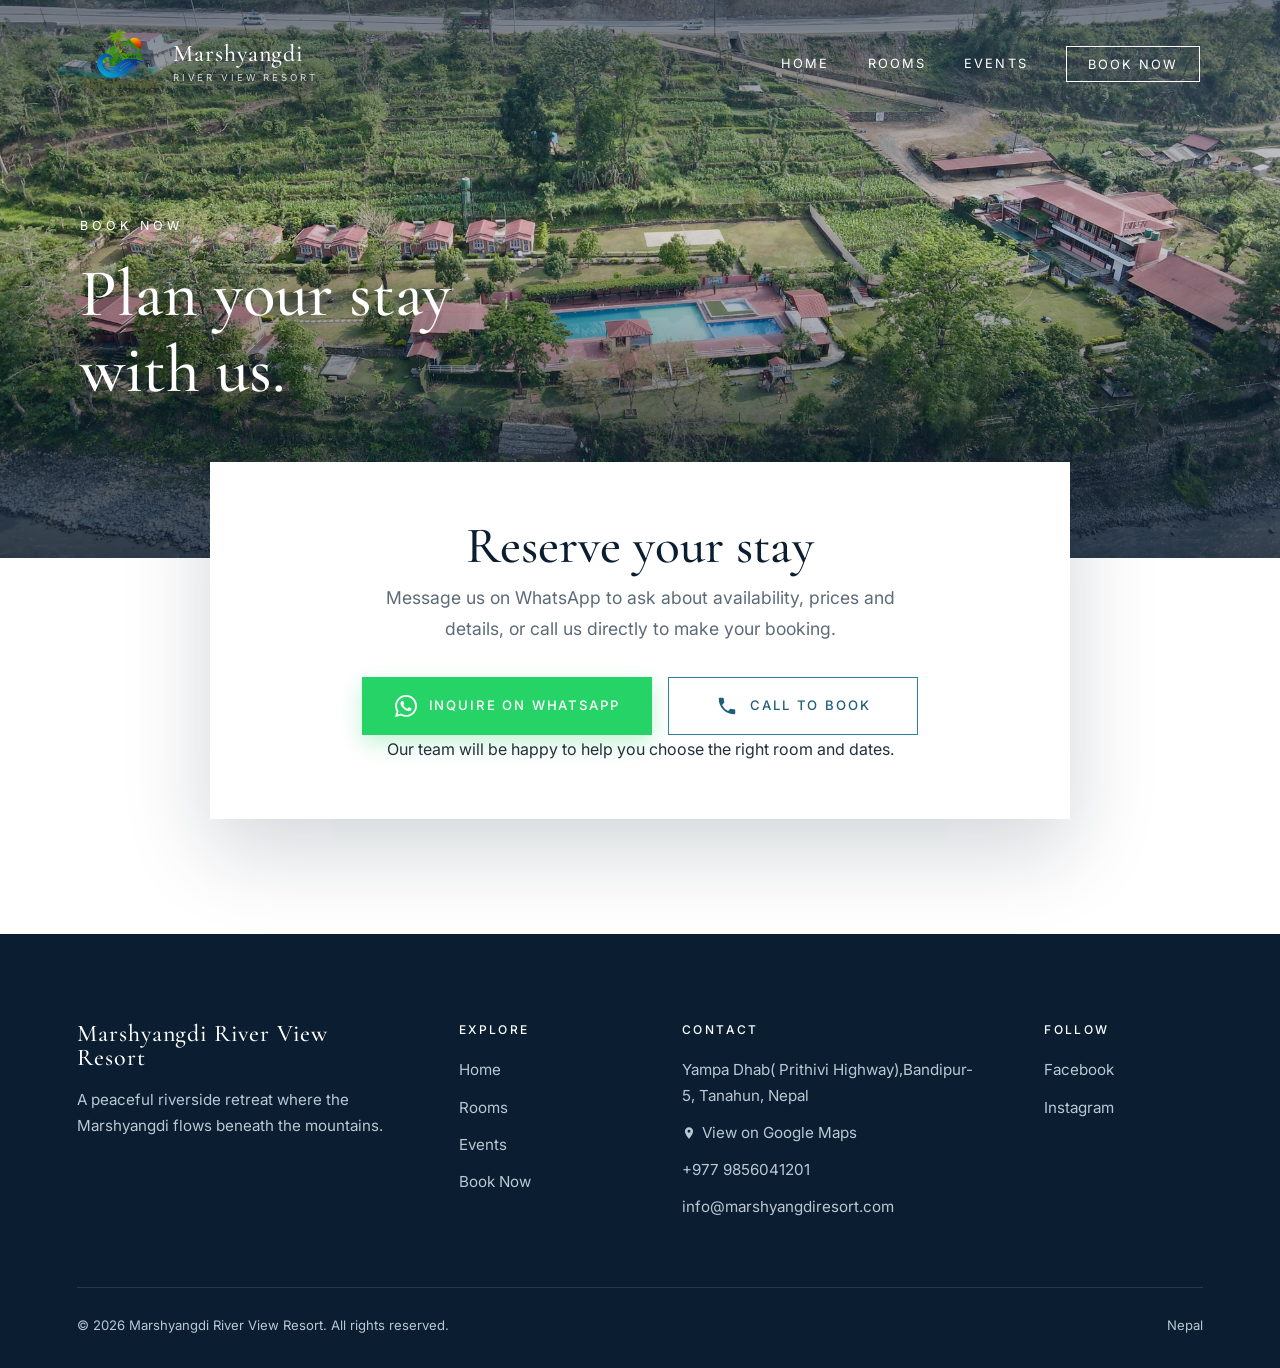
<file: book-now.html>
<!DOCTYPE html>
<html lang="en">
<head>
<meta charset="utf-8">
<meta name="viewport" content="width=device-width, initial-scale=1">
<title>Book Now | Marshyangdi River View Resort</title>
<meta name="description" content="Inquire on WhatsApp or call to book your stay at Marshyangdi River View Resort.">
<link rel="preconnect" href="https://fonts.googleapis.com"><link rel="preconnect" href="https://fonts.gstatic.com" crossorigin>
<link href="https://fonts.googleapis.com/css2?family=Cormorant+Garamond:wght@400;500;600&family=Inter:wght@400;500&display=swap" rel="stylesheet">
<link rel="stylesheet" href="css/style.css">
<script src="js/script.js" defer></script>
</head>
<body>
<div id="site-header"></div>
<main>
<section class="hero sm"><div class="slide active"><img src="Photos/riverview.jpg" alt="River view from the resort terrace" fetchpriority="high"></div>
  <div class="hero-in"><div class="wrap"><p class="kicker">Book Now</p><h1>Plan your stay with us.</h1></div></div></section>

<section class="sec" style="padding-top:0"><div class="wrap">
  <div class="formbox">
    <div class="contact-book">
      <h2 style="margin-bottom:.5rem">Reserve your stay</h2>
      <p class="lead" style="margin:0 auto 2rem">Message us on WhatsApp to ask about availability, prices and details, or call us directly to make your booking.</p>

      <div class="cb-actions">
        <!-- TODO: replace 97798XXXXXXXX with the resort's WhatsApp number (977 + number, digits only, no + or spaces) -->
        <a class="wa-btn" href="https://wa.me/9779856041201?text=Hello%21%20I%20am%20interested%20in%20staying%20at%20Marshyangdi%20River%20View%20Resort.%20Could%20you%20please%20share%20your%20room%20availability%2C%20prices%2C%20and%20booking%20details%3F" target="_blank" rel="noopener noreferrer" aria-label="Inquire on WhatsApp (opens in a new tab)">
          <svg viewBox="0 0 24 24" width="22" height="22" aria-hidden="true" fill="currentColor"><path d="M17.472 14.382c-.297-.149-1.758-.867-2.03-.967-.273-.099-.471-.148-.67.15-.197.297-.767.966-.94 1.164-.173.199-.347.223-.644.075-.297-.15-1.255-.463-2.39-1.475-.883-.788-1.48-1.761-1.653-2.059-.173-.297-.018-.458.13-.606.134-.133.298-.347.446-.52.149-.174.198-.298.298-.497.099-.198.05-.371-.025-.52-.075-.149-.669-1.612-.916-2.207-.242-.579-.487-.5-.669-.51-.173-.008-.371-.01-.57-.01-.198 0-.52.074-.792.372-.272.297-1.04 1.016-1.04 2.479 0 1.462 1.065 2.875 1.213 3.074.149.198 2.096 3.2 5.077 4.487.709.306 1.262.489 1.694.625.712.227 1.36.195 1.871.118.571-.085 1.758-.719 2.006-1.413.248-.694.248-1.289.173-1.413-.074-.124-.272-.198-.57-.347m-5.421 7.403h-.004a9.87 9.87 0 01-5.031-1.378l-.361-.214-3.741.982.998-3.648-.235-.374a9.86 9.86 0 01-1.51-5.26c.001-5.45 4.436-9.884 9.888-9.884 2.64 0 5.122 1.03 6.988 2.898a9.825 9.825 0 012.893 6.994c-.003 5.45-4.437 9.884-9.885 9.884m8.413-18.297A11.815 11.815 0 0012.05 0C5.495 0 .16 5.335.157 11.892c0 2.096.547 4.142 1.588 5.945L.057 24l6.305-1.654a11.882 11.882 0 005.683 1.448h.005c6.554 0 11.89-5.335 11.893-11.893a11.821 11.821 0 00-3.48-8.413Z"/></svg>
          <span>Inquire on WhatsApp</span>
        </a>

        <!-- TODO: replace +97798XXXXXXXX with the resort's real booking phone number -->
        <a class="call-btn" href="tel:+9779856041201">
          <svg viewBox="0 0 24 24" width="22" height="22" aria-hidden="true" fill="currentColor"><path d="M6.62 10.79a15.05 15.05 0 006.59 6.59l2.2-2.2a1 1 0 011.02-.24c1.12.37 2.33.57 3.57.57a1 1 0 011 1V20a1 1 0 01-1 1C10.61 21 3 13.39 3 4a1 1 0 011-1h3.5a1 1 0 011 1c0 1.25.2 2.45.57 3.57a1 1 0 01-.25 1.02l-2.2 2.2z"/></svg>
          <span>Call to Book</span>
        </a>
      </div>

      <p class="wa-note">Our team will be happy to help you choose the right room and dates.</p>
    </div>
  </div>
</div></section>
</main>
<div id="site-footer"></div>
</body>
</html>
</file>
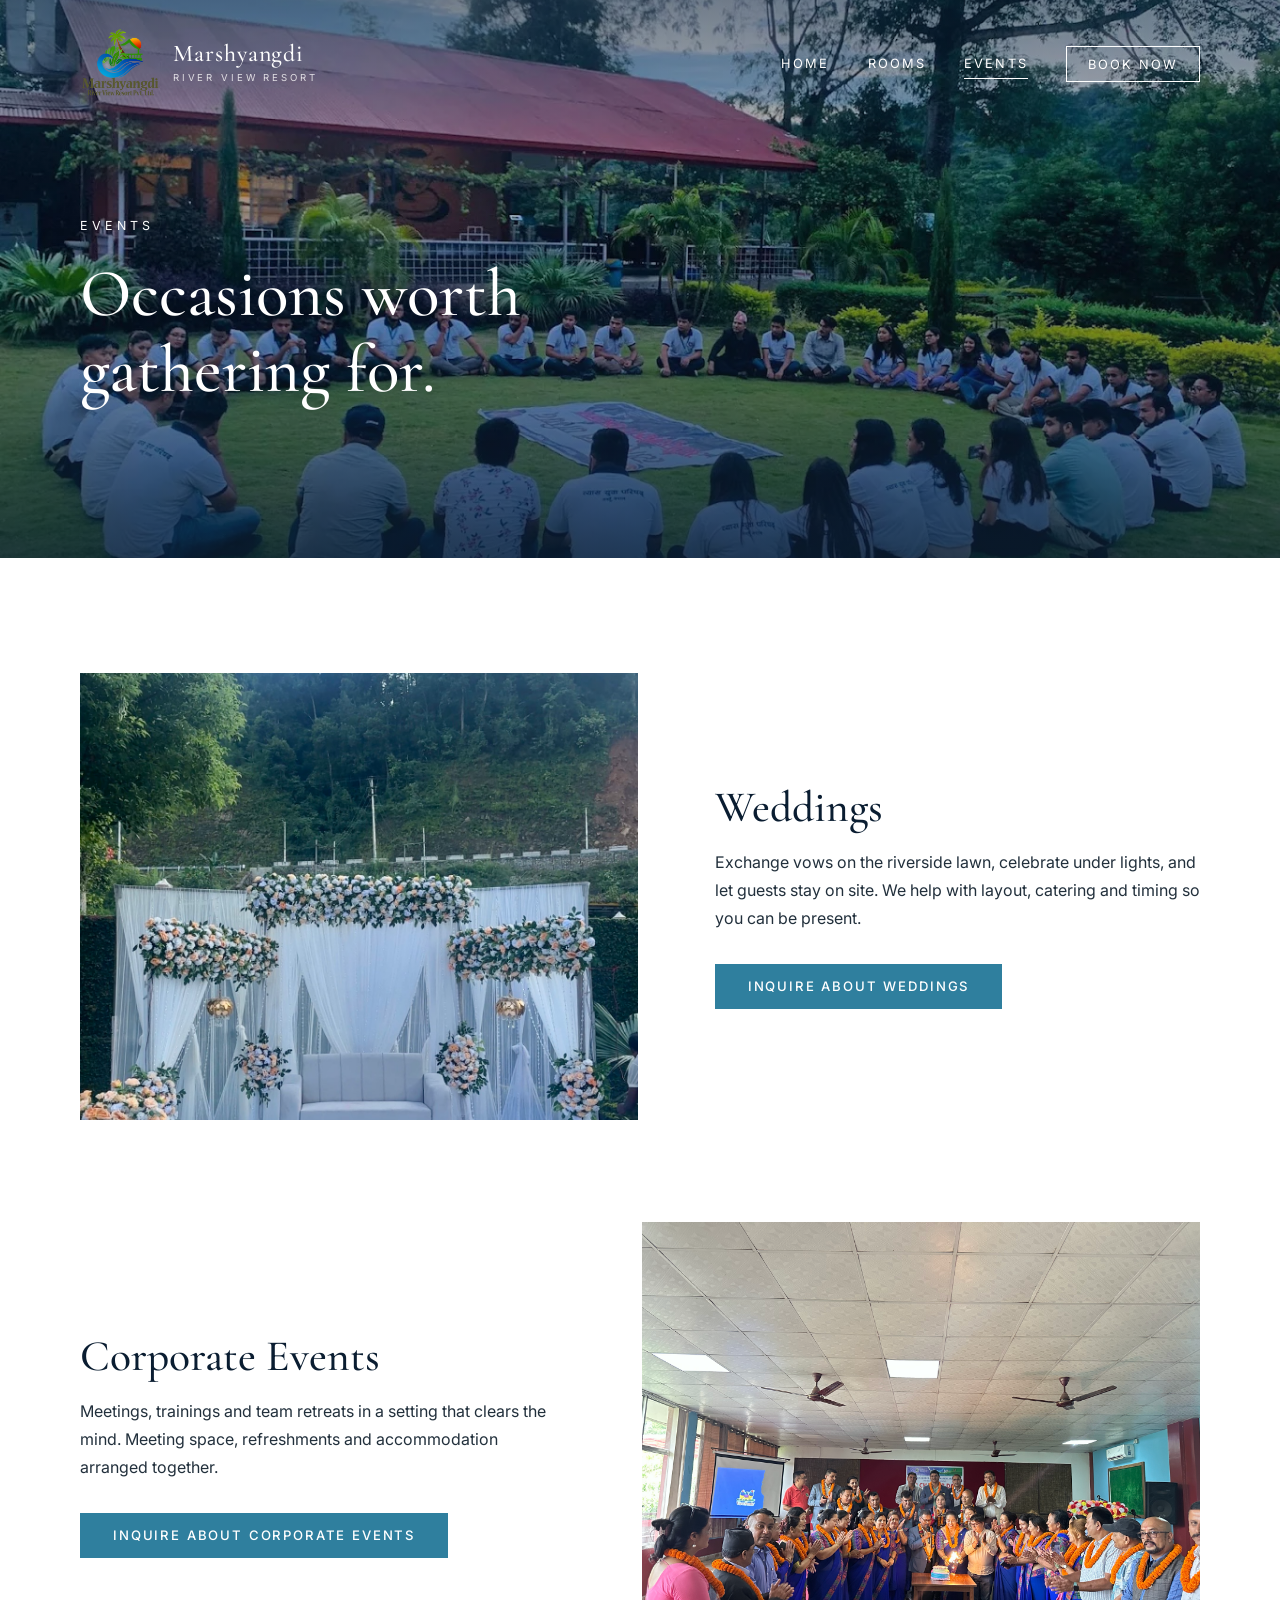
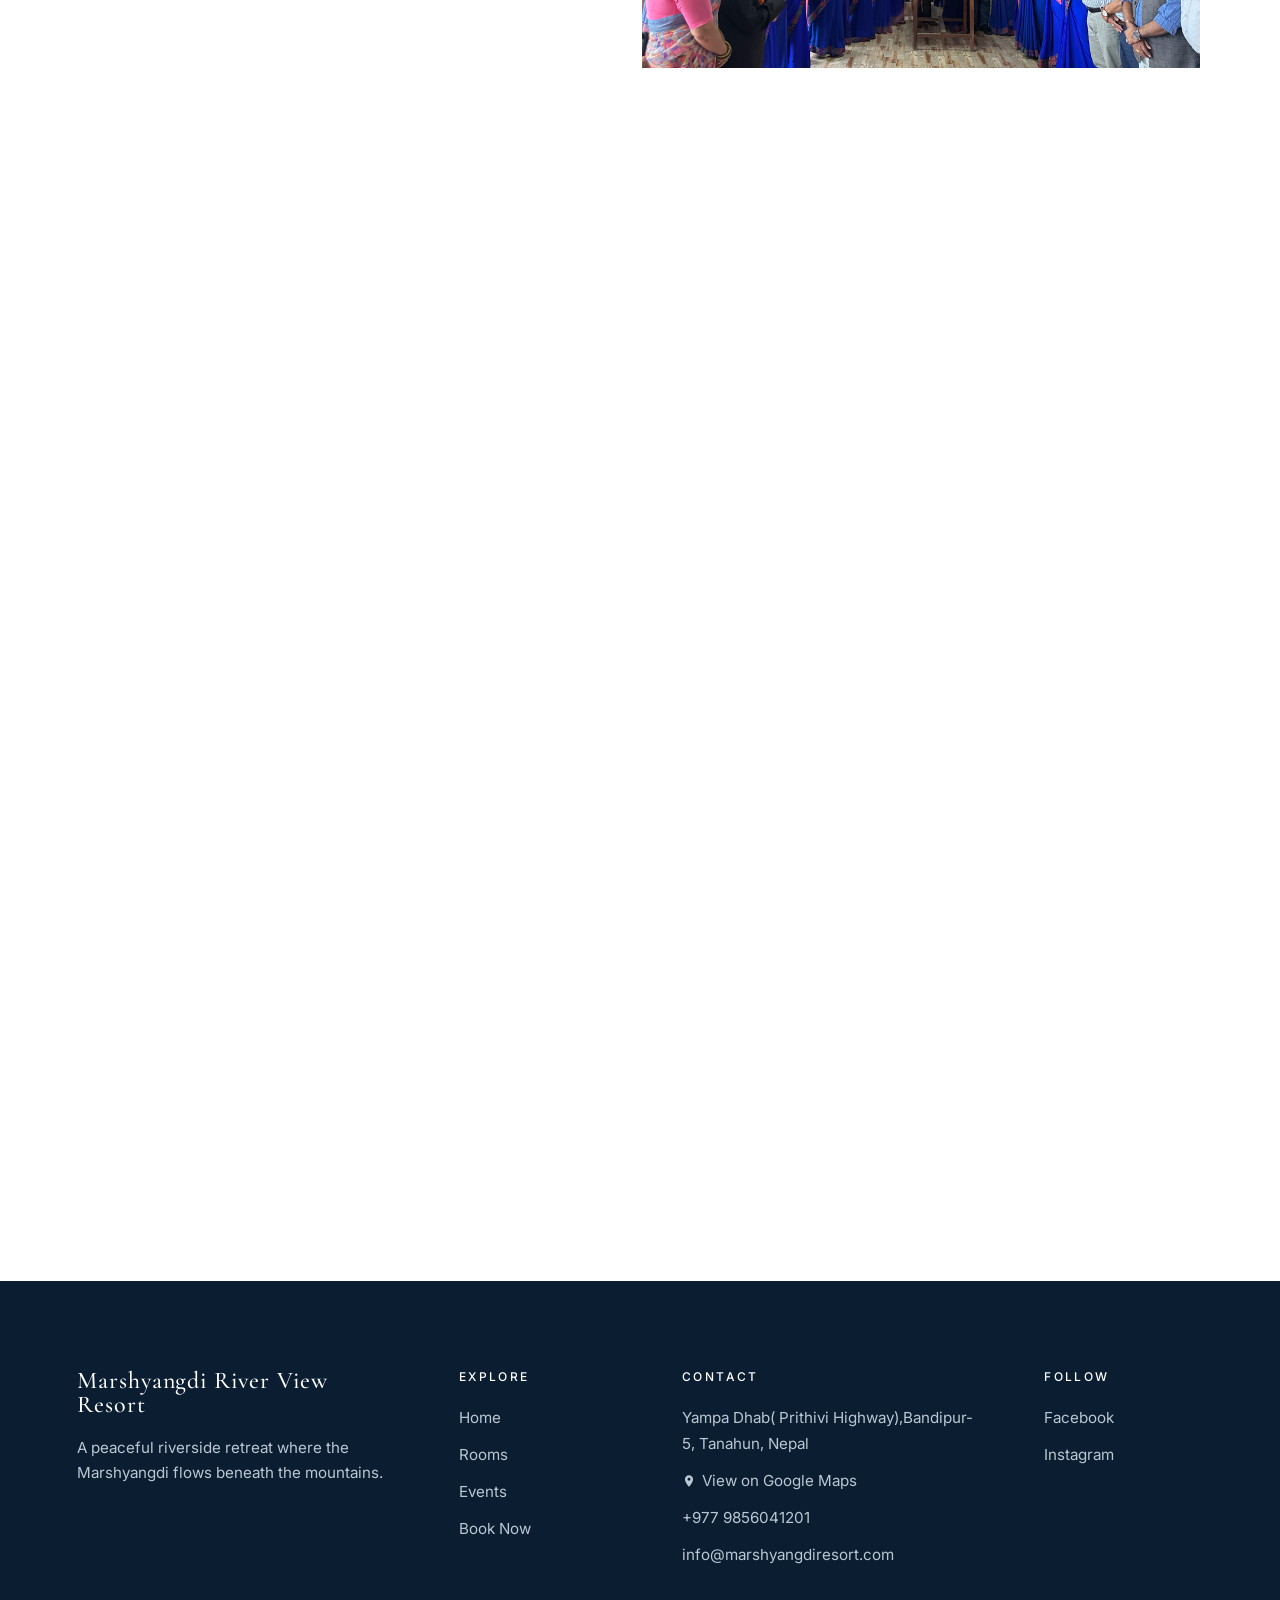
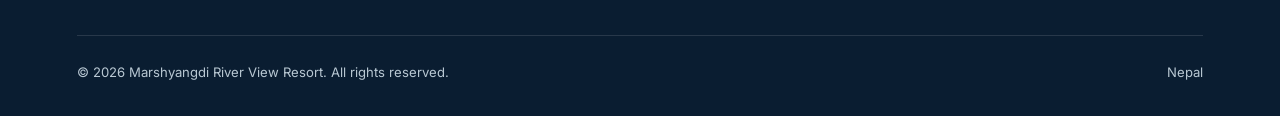
<file: events.html>
<!DOCTYPE html>
<html lang="en">
<head>
<meta charset="utf-8">
<meta name="viewport" content="width=device-width, initial-scale=1">
<title>Events | Marshyangdi River View Resort</title>
<meta name="description" content="Weddings, corporate events, private celebrations and family gatherings by the Marshyangdi River.">
<link rel="preconnect" href="https://fonts.googleapis.com"><link rel="preconnect" href="https://fonts.gstatic.com" crossorigin>
<link href="https://fonts.googleapis.com/css2?family=Cormorant+Garamond:wght@400;500;600&family=Inter:wght@400;500&display=swap" rel="stylesheet">
<link rel="stylesheet" href="css/style.css">
<script src="js/script.js" defer></script>
</head>
<body>
<div id="site-header"></div>
<main>
<section class="hero sm"><div class="slide active"><img src="Photos/event1.webp" alt="Resort lawn set for an evening celebration" fetchpriority="high"></div>
  <div class="hero-in"><div class="wrap"><p class="kicker">Events</p><h1>Occasions worth gathering for.</h1></div></div></section>

<section class="sec"><div class="wrap">
  <article class="split" id="weddings"><div class="ph hz rv"><img src="Photos/wedding1.jpg" alt="Wedding ceremony by the river" loading="lazy"></div>
    <div class="rv d1"><h2>Weddings</h2><p>Exchange vows on the riverside lawn, celebrate under lights, and let guests stay on site. We help with layout, catering and timing so you can be present.</p>
      <div class="btns"><a class="btn" href="book-now.html?room=Event%20Inquiry">Inquire About Weddings</a></div></div></article>
  <article class="split rev" id="corporate"><div class="ph hz rv"><img src="Photos/corporate.png" alt="Corporate retreat meeting" loading="lazy"></div>
    <div class="rv d1"><h2>Corporate Events</h2><p>Meetings, trainings and team retreats in a setting that clears the mind. Meeting space, refreshments and accommodation arranged together.</p>
      <div class="btns"><a class="btn" href="book-now.html?room=Event%20Inquiry">Inquire About Corporate Events</a></div></div></article>
  <article class="split" id="celebrations"><div class="ph hz rv"><img src="Photos/bd.jpg" alt="Birthday celebration dinner" loading="lazy"></div>
    <div class="rv d1"><h2>Birthday &amp; Private Celebrations</h2><p>Birthdays, anniversaries and milestones, from an intimate terrace dinner to a lively garden party, with décor and menus shaped to your wishes.</p>
      <div class="btns"><a class="btn" href="book-now.html?room=Event%20Inquiry">Inquire About Celebrations</a></div></div></article>
  <article class="split rev" id="family-gatherings"><div class="ph hz rv"><img src="Photos/family.jpg"` alt="Family gathering in the resort garden" loading="lazy"></div>
    <div class="rv d1"><h2>Family Gatherings</h2><p>Reunions and get-togethers with space for children to play, elders to rest, and everyone to share long meals beside the water.</p>
      <div class="btns"><a class="btn" href="book-now.html?room=Event%20Inquiry">Inquire About Gatherings</a></div></div></article>
</div></section>
</main>
<div id="site-footer"></div>
</body>
</html>
</file>
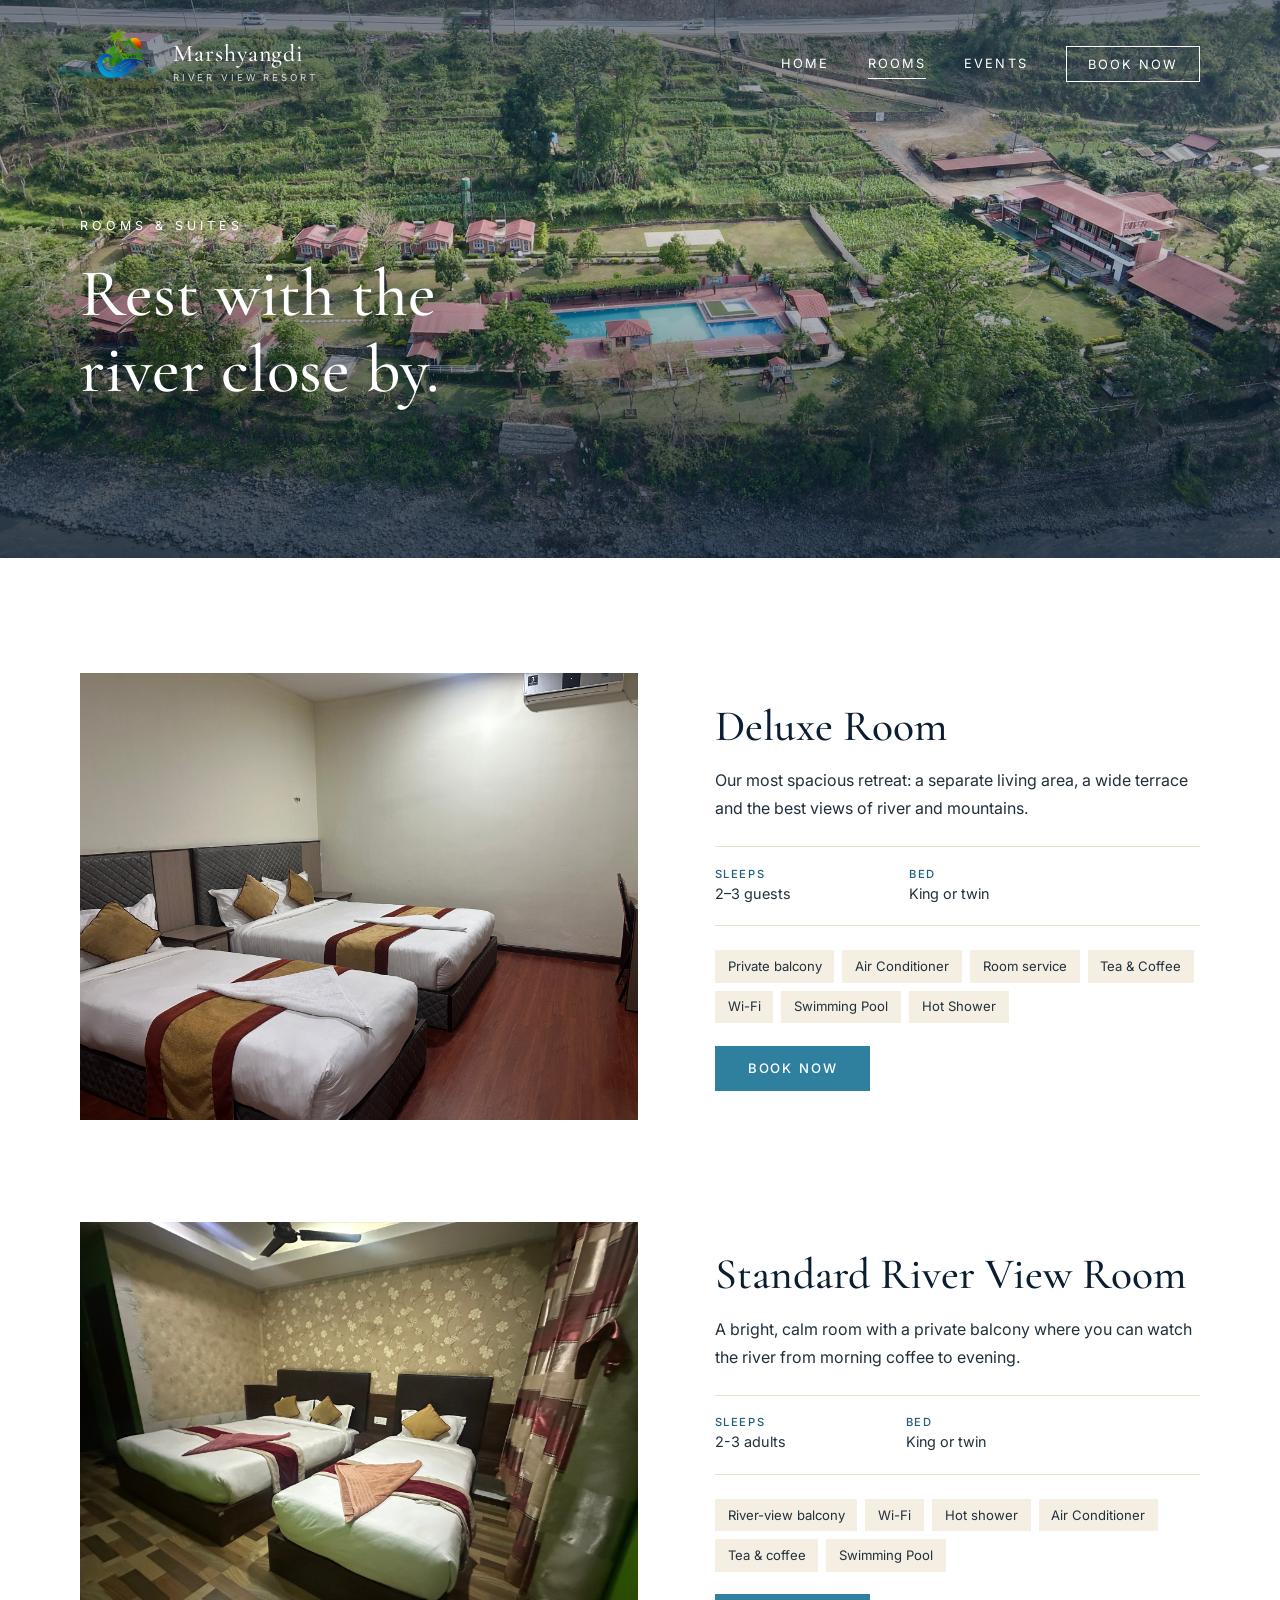
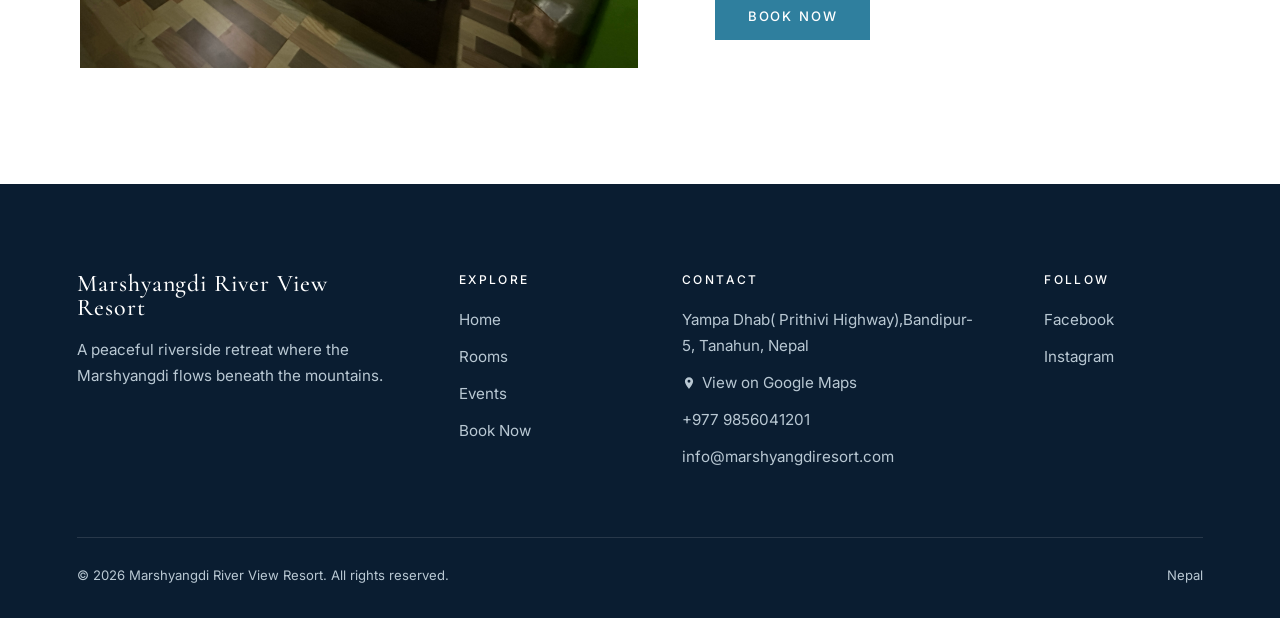
<file: rooms.html>
<!DOCTYPE html>
<html lang="en">
<head>
<meta charset="utf-8">
<meta name="viewport" content="width=device-width, initial-scale=1">
<title>Rooms | Marshyangdi River View Resort</title>
<meta name="description" content="Deluxe River View, Family and Premium Suite rooms at Marshyangdi River View Resort.">
<link rel="preconnect" href="https://fonts.googleapis.com"><link rel="preconnect" href="https://fonts.gstatic.com" crossorigin>
<link href="https://fonts.googleapis.com/css2?family=Cormorant+Garamond:wght@400;500;600&family=Inter:wght@400;500&display=swap" rel="stylesheet">
<link rel="stylesheet" href="css/style.css">
<script src="js/script.js" defer></script>
</head>
<body>
<div id="site-header"></div>
<main>
<section class="hero sm"><div class="slide active">
  <img src="Photos/riverview.jpg" alt="Guest room overlooking the Marshyangdi River" fetchpriority="high">
</div>
  <div class="hero-in">
    <div class="wrap">
      <p class="kicker">Rooms &amp; Suites</p>
      <h1>Rest with the river close by.</h1>
    </div>
  </div>
</section>

<section class="sec">
  <div class="wrap">
    <article class="split" id="suite">
    <div class="ph hz rv"><img src="Photos/deluxe.JPG" alt="Deluxe room" loading="lazy">
    </div>
    <div class="rv d1">
      <h2>Deluxe Room </h2>
      <p>Our most spacious retreat: a separate living area, a wide terrace and the best views of river and mountains.</p>
      <div class="facts">
        <span><b>Sleeps</b>2–3 guests</span>
        <span><b>Bed</b>King or twin</span>

        </div>
      <ul class="tags">
        <li>Private balcony</li>
        <li> Air Conditioner</li>
        <li> Room service</li>
        <li>Tea & Coffee</li>
        <li>Wi-Fi</li>
        <li>Swimming Pool</li> 
        <li> Hot Shower</li>
      </ul>
      <div class="rbook"><a class="btn" href="book-now.html?room=Premium%20Suite">Book Now</a></div></div></article>
  
  <!--<article class="split rev" id="family"><div class="ph hz rv"><img src="images/rooms/family-room.jpg" alt="Spacious Family Room" loading="lazy"></div>
    <div class="rv d1"><h2>Family Room</h2><p>Room for everyone, with extra beds and space to spread out after a day exploring the valley.</p>
      <div class="facts"><span><b>Sleeps</b>4 guests</span><span><b>Bed</b>Double + 2 singles</span><span><b>Size</b>38 m²</span></div>
      <ul class="tags"><li>Garden view</li><li>Wi-Fi</li><li>Hot shower</li><li>Sitting area</li></ul> 
      <div class="rbook"><span class="price">NPR 0,000 / night</span><a class="btn" href="book-now.html?room=Family%20Room">Book Now</a></div></div></article> -->
  
      <article class="split" id="deluxe">
    <div class="ph hz rv"><img src="Photos/standard.JPG" alt="Deluxe River View Room with balcony" loading="lazy">
    </div>
    <div class="rv d1">
      <h2>Standard River View Room</h2>
      <p>A bright, calm room with a private balcony where you can watch the river from morning coffee to evening.</p>
      <div class="facts">
        <span><b>Sleeps</b>2-3 adults</span>
        <span><b>Bed</b>King or twin</span>
      </div>
      <ul class="tags">
        <li>River-view balcony</li>
        <li>Wi-Fi</li>
        <li>Hot shower</li>
        <li> Air Conditioner</li>
        <li>Tea &amp; coffee</li> 
        <li> Swimming Pool</li></ul> 
      <div class="rbook">
        <a class="btn" href="book-now.html?room=Deluxe%20River%20View%20Room">Book Now</a></div></div></article>
</div></section>
</main>
<div id="site-footer"></div>
</body>
</html>
</file>
<file: css/style.css>
/* ===== Marshyangdi River View Resort — style.css ===== */
/* 1. Tokens */
:root{
  --river:#2f7f9e; --river-d:#1f5f7a; --navy:#0a1d31; --green:#4d7658; --beige:#f4eee3; --beige-d:#e8dfcd;
  --white:#fff; --ink:#22303c; --muted:#5d6b76;
  --serif:'Cormorant Garamond',Georgia,'Times New Roman',serif;
  --sans:'Inter',system-ui,-apple-system,'Segoe UI',sans-serif;
  --ease:cubic-bezier(.22,.61,.36,1); --wrap:1200px; --pad:clamp(1.25rem,4vw,2.5rem);
}
/* 2. Base */
*,*::before,*::after{box-sizing:border-box;margin:0}
html{scroll-behavior:smooth;-webkit-text-size-adjust:100%}
body{font:400 1rem/1.75 var(--sans);color:var(--ink);background:var(--white);overflow-x:hidden}
img{display:block;max-width:100%;height:100%;width:100%;object-fit:cover}
a{color:inherit;text-decoration:none}
h1,h2,h3{font-family:var(--serif);font-weight:500;line-height:1.12;color:var(--navy)}
h1{font-size:clamp(2.6rem,6.5vw,5.2rem)} h2{font-size:clamp(2rem,4vw,3.2rem)} h3{font-size:1.75rem}
p+p{margin-top:1em}
:focus-visible{outline:2px solid var(--river);outline-offset:3px}
.wrap{max-width:var(--wrap);margin:0 auto;padding:0 var(--pad)}
.sec{padding:clamp(4rem,9vw,7.5rem) 0}
.bg-beige{background:var(--beige)} .bg-navy{background:var(--navy);color:#dbe6ee} .bg-navy h2,.bg-navy h3{color:#fff}
.lead{font-size:1.1rem;color:var(--muted);max-width:60ch}
.head{max-width:44rem;margin-bottom:3rem}.head.c{margin-inline:auto;text-align:center}.head h2{margin-bottom:1rem}
.sr{position:absolute;width:1px;height:1px;overflow:hidden;clip:rect(0 0 0 0)}
/* image placeholder: shows gradient if a photo is missing */
.ph{position:relative;overflow:hidden;background:linear-gradient(135deg,var(--navy),var(--river) 70%,var(--green))}
.ph img.broken{visibility:hidden}
/* 3. Buttons */
.btn{display:inline-block;padding:.95rem 2rem;border:1px solid var(--river);background:var(--river);color:#fff;font:500 .82rem/1 var(--sans);letter-spacing:.14em;text-transform:uppercase;cursor:pointer;transition:background .5s var(--ease),color .5s var(--ease),border-color .5s}
.btn:hover{background:var(--river-d);border-color:var(--river-d)}
.btn.ghost{background:transparent;border-color:rgba(255,255,255,.7)}.btn.ghost:hover{background:#fff;color:var(--navy)}
.btn.line{background:transparent;color:var(--river-d)}.btn.line:hover{background:var(--river);color:#fff}
.btns{display:flex;flex-wrap:wrap;gap:1rem;margin-top:2rem}
/* 4. Header */
.site-header{position:fixed;inset:0 0 auto;z-index:50;transition:background .6s var(--ease),padding .6s var(--ease);padding:1.4rem 0;color:#fff}
.site-header.scrolled{background:rgba(10,29,49,.96);padding:.8rem 0;box-shadow:0 6px 30px rgba(0,0,0,.2)}
.nav{display:flex;justify-content:space-between;align-items:center}
.logo{font:500 1.5rem/1 var(--serif);letter-spacing:.04em}.logo{display:flex;align-items:center;gap:.8rem}
.logo-img{width:auto;height:80px;object-fit:contain;flex:none}.logo-img.broken{display:none}
.logo small{display:block;font:400 .6rem var(--sans);letter-spacing:.3em;text-transform:uppercase;opacity:.8;margin-top:.35rem}
.menu{display:flex;gap:2.4rem;list-style:none;padding:0}
.menu a{font-size:.8rem;letter-spacing:.16em;text-transform:uppercase;padding:.4rem 0;border-bottom:1px solid transparent;transition:border-color .4s}
.menu a:hover,.menu a[aria-current]{border-color:#fff}
.menu .cta{border:1px solid #fff;padding:.6rem 1.3rem}.menu .cta:hover{background:#fff;color:var(--navy)}
.burger{display:none;background:none;border:0;width:44px;height:44px;cursor:pointer;position:relative}
.burger span{position:absolute;left:10px;right:10px;height:2px;background:#fff;transition:.4s var(--ease)}
.burger span:nth-child(1){top:15px}.burger span:nth-child(2){top:21px}.burger span:nth-child(3){top:27px}
.burger[aria-expanded=true] span:nth-child(1){top:21px;transform:rotate(45deg)}
.burger[aria-expanded=true] span:nth-child(2){opacity:0}
.burger[aria-expanded=true] span:nth-child(3){top:21px;transform:rotate(-45deg)}
/* 5. Hero */
.hero{position:relative;height:100vh;height:100svh;min-height:520px;overflow:hidden;background:var(--navy);color:#fff}
.hero video{position:absolute;inset:0;width:100%;height:100%;object-fit:cover}
.hero video.hv{opacity:0;transition:opacity 1.2s var(--ease)}
.hero video.hv.active{opacity:1;z-index:1}
.hero.sm{height:62vh;min-height:400px}
.slide{position:absolute;inset:0;opacity:0;transition:opacity 1.8s var(--ease),transform 1.8s var(--ease);transform:translateX(3%);background:linear-gradient(135deg,var(--navy),var(--river-d))}
.slide.active{opacity:1;transform:none;z-index:1}
.slide img{transform:scale(1.14);transition:transform 10s linear}
.slide.active img{transform:scale(1) translateY(var(--py,0))}
.hero::after{content:"";position:absolute;inset:0;z-index:2;background:linear-gradient(180deg,rgba(10,29,49,.55),rgba(10,29,49,.15) 40%,rgba(10,29,49,.8))}
.hero-in{position:absolute;z-index:3;inset:0;display:flex;flex-direction:column;justify-content:center;padding-top:4rem}
.kicker{font-size:.78rem;letter-spacing:.32em;text-transform:uppercase;margin-bottom:1.2rem;opacity:.9}
.hero h1{color:#fff;max-width:14ch;text-shadow:0 2px 30px rgba(0,0,0,.35)}
.hero.sm h1{font-size:clamp(2.4rem,5.5vw,4.2rem)}
.hero-in>.wrap>*{animation:rise 1.6s var(--ease) both}.hero-in>.wrap>*:nth-child(2){animation-delay:.3s}.hero-in>.wrap>*:nth-child(3){animation-delay:.6s}
.hero-in>.wrap{width:100%}.hero .lead{color:#e8eef3;margin-top:1rem}
@keyframes rise{from{opacity:0;transform:translateY(28px)}to{opacity:1;transform:none}}
.ctrl{position:absolute;z-index:4;left:0;right:0;bottom:2rem}
.ctrl .wrap{display:flex;align-items:center;justify-content:space-between;gap:1rem}
.count{font:500 1.3rem var(--serif);letter-spacing:.1em}.count span{opacity:.6;font-size:1rem}
.dots{display:flex;gap:.6rem}.dot{width:34px;height:20px;background:none;border:0;cursor:pointer;position:relative}
.dot::after{content:"";position:absolute;left:0;right:0;top:9px;height:2px;background:rgba(255,255,255,.4);transition:background .5s}
.dot[aria-current=true]::after{background:#fff}
.arrows{display:flex;gap:.6rem}.arrows button{width:48px;height:48px;border:1px solid rgba(255,255,255,.6);background:rgba(10,29,49,.25);color:#fff;font-size:1.2rem;cursor:pointer;transition:.4s}
.arrows button:hover{background:#fff;color:var(--navy)}
/* 6. Layout blocks */
.grid{display:grid;gap:2rem}.g3{grid-template-columns:repeat(3,1fr)}.g4{grid-template-columns:repeat(4,1fr)}
/* two-up grid (homepage rooms): two larger cards in one row */
.g2{grid-template-columns:repeat(2,1fr);gap:clamp(1.5rem,3.5vw,3rem)}
.two{display:grid;grid-template-columns:1fr 1fr;gap:clamp(2rem,6vw,5rem);align-items:center}
.hl{padding:2rem 1.5rem;border-top:2px solid var(--river)}.hl h3{font-size:1.5rem;margin-bottom:.6rem}.hl p{font-size:.95rem;color:var(--muted)}
.card .ph{aspect-ratio:4/5}.card h3{margin:1.2rem 0 .3rem}.card p{font-size:.95rem;color:var(--muted)}
.card .meta{display:flex;justify-content:space-between;align-items:center;margin-top:1rem;font-size:.9rem}
.price{font:500 1.3rem var(--serif);color:var(--river-d)}
/* two-up cards: wider image, larger text */
.g2 .card .ph{aspect-ratio:4/3}
.g2 .card h3{font-size:2rem;margin-top:1.4rem}
.g2 .card p{font-size:1rem}
.g2 .card .meta{margin-top:1.2rem;padding-top:1.1rem;border-top:1px solid var(--beige-d)}
.g2 .price{font-size:1.5rem}
.hz img{transition:transform 1.4s var(--ease)}.hz:hover img{transform:scale(1.07)}
.immersive{position:relative;min-height:90vh;display:flex;align-items:center;color:#fff;overflow:hidden}
.immersive .ph{position:absolute;inset:0}.immersive::after{content:"";position:absolute;inset:0;background:linear-gradient(90deg,rgba(10,29,49,.85),rgba(10,29,49,.2))}
.immersive .wrap{position:relative;z-index:2}.immersive h2{color:#fff;max-width:16ch;margin-bottom:1rem}.immersive p{max-width:50ch;color:#e3ebf1}
.gallery{display:grid;grid-template-columns:repeat(4,1fr);grid-auto-rows:230px;gap:.8rem}
.gallery .ph{cursor:zoom-in}.gallery .ph:nth-child(1),.gallery .ph:nth-child(5){grid-row:span 2}.gallery .ph:nth-child(4){grid-column:span 2}
.cta-band{position:relative;text-align:center;color:#fff;padding:clamp(5rem,11vw,9rem) 0;overflow:hidden}
.cta-band .ph{position:absolute;inset:0}.cta-band::after{content:"";position:absolute;inset:0;background:rgba(10,29,49,.7)}
.cta-band .wrap{position:relative;z-index:2}.cta-band h2{color:#fff;margin-bottom:1rem}.cta-band .btns{justify-content:center}
/* rooms / events splits */
.split{display:grid;grid-template-columns:1.15fr 1fr;gap:clamp(2rem,6vw,5rem);align-items:center;margin-bottom:clamp(4rem,8vw,7rem)}
.split:last-child{margin-bottom:0}.split .ph{aspect-ratio:4/3.2}.split.rev .ph{order:2}.split.rev{grid-template-columns:1fr 1.15fr}
.split h2{font-size:clamp(1.9rem,3.4vw,2.8rem);margin-bottom:1rem}
.facts{display:grid;grid-template-columns:repeat(3,auto);gap:.4rem 1.6rem;margin:1.5rem 0;padding:1.2rem 0;border-block:1px solid var(--beige-d);font-size:.9rem}
.facts b{display:block;font:500 .7rem var(--sans);letter-spacing:.14em;text-transform:uppercase;color:var(--river-d)}
.tags{list-style:none;padding:0;display:flex;flex-wrap:wrap;gap:.5rem;margin-bottom:1.4rem}.tags li{font-size:.82rem;padding:.3rem .8rem;background:var(--beige)}
.rbook{display:flex;align-items:center;gap:1.5rem;flex-wrap:wrap}

/* footer (full-width content, evenly spaced columns) */
.footer{background:var(--navy);color:#b9c8d3;padding:clamp(3.5rem,7vw,5.5rem) 0 2rem;font-size:.95rem;line-height:1.7}
.footer .wrap{max-width:none;padding-inline:clamp(1.5rem,6vw,6rem)}
.fgrid{display:grid;grid-template-columns:1.6fr .8fr 1.5fr .8fr;gap:clamp(2rem,5vw,6rem);align-items:start}
.fgrid>div{min-width:0}
.footer p{max-width:36ch}
.footer h3{font:500 .75rem var(--sans);letter-spacing:.2em;text-transform:uppercase;color:#fff;margin-bottom:1.3rem}
.footer ul{list-style:none;padding:0}
.footer li{margin-bottom:.7rem;overflow-wrap:anywhere}
.footer a{transition:color .3s}
.footer a:hover{color:#fff}
.footer .logo{color:#fff;margin-bottom:1.1rem}
.copy{margin-top:3.5rem;padding-top:1.6rem;border-top:1px solid rgba(255,255,255,.12);font-size:.82rem;display:flex;justify-content:space-between;flex-wrap:wrap;gap:.5rem 1.5rem}
/* form */
.formbox{max-width:860px;margin:-6rem auto 0;position:relative;z-index:5;background:#fff;padding:clamp(1.5rem,5vw,3.5rem);box-shadow:0 30px 80px rgba(10,29,49,.18)}
.fields{display:grid;grid-template-columns:1fr 1fr;gap:1.4rem}.full{grid-column:1/-1}
label{display:block;font-size:.72rem;letter-spacing:.14em;text-transform:uppercase;color:var(--navy);margin-bottom:.4rem;font-weight:500}
input,select,textarea{width:100%;font:inherit;padding:.85rem 1rem;border:1px solid #c9d2d9;background:#fff;color:var(--ink);border-radius:0;transition:border-color .3s,box-shadow .3s}
input:focus,select:focus,textarea:focus{outline:0;border-color:var(--river);box-shadow:0 0 0 3px rgba(47,127,158,.18)}
[aria-invalid=true]{border-color:#b3402f}.err{display:block;min-height:1.2em;font-size:.8rem;color:#b3402f;margin-top:.25rem}
.confirm{text-align:center;padding:2rem 0}.confirm h2{margin-bottom:1rem}.confirm dl{display:inline-grid;grid-template-columns:auto auto;gap:.4rem 1.5rem;text-align:left;margin:1.5rem 0;font-size:.95rem}.confirm dt{color:var(--muted)}
.note{font-size:.85rem;color:var(--muted);margin-top:1rem}
/* lightbox */
.lb{position:fixed;inset:0;z-index:100;background:rgba(6,16,28,.95);display:none;align-items:center;justify-content:center;padding:2rem}
.lb.open{display:flex;animation:fade .5s}.lb img{max-height:86vh;max-width:92vw;width:auto;height:auto;object-fit:contain}
.lb button{position:absolute;background:none;border:0;color:#fff;font-size:2.2rem;cursor:pointer;width:52px;height:52px}
.lb .x{top:1rem;right:1rem}.lb .p{left:1rem}.lb .n{right:1rem}
@keyframes fade{from{opacity:0}to{opacity:1}}
/* reveal */
.rv{opacity:0;transform:translateY(34px);transition:opacity 1.3s var(--ease),transform 1.3s var(--ease)}.rv.in{opacity:1;transform:none}
.rv.d1{transition-delay:.15s}.rv.d2{transition-delay:.3s}.rv.d3{transition-delay:.45s}
/* 7. Book Now: WhatsApp + Call */
.contact-book{text-align:center}
.contact-book .lead{max-width:48ch}
.contact-book .note a{color:var(--river-d)}
.cb-actions{display:flex;flex-wrap:wrap;gap:1rem;justify-content:center}
.wa-btn,.call-btn{display:inline-flex;align-items:center;justify-content:center;gap:.75rem;min-width:250px;padding:1.05rem 2rem;font:500 .82rem/1 var(--sans);letter-spacing:.14em;text-transform:uppercase;cursor:pointer;transition:background .5s var(--ease),color .5s var(--ease),border-color .5s var(--ease),transform .5s var(--ease),box-shadow .5s var(--ease)}
.wa-btn svg,.call-btn svg{flex:none}
.wa-btn{background:#25D366;border:1px solid #25D366;color:#fff;box-shadow:0 8px 22px rgba(37,211,102,.28)}
.wa-btn:hover{background:#1fb858;border-color:#1fb858;transform:translateY(-2px);box-shadow:0 12px 28px rgba(37,211,102,.36)}
.call-btn{background:transparent;border:1px solid var(--river);color:var(--river-d)}
.call-btn:hover{background:var(--river);color:#fff;transform:translateY(-2px)}
.wa-btn:focus-visible{outline:2px solid #1fb858;outline-offset:3px}
/* responsive */
@media(max-width:960px){
  .g3,.g4{grid-template-columns:1fr 1fr}.two,.split,.split.rev{grid-template-columns:1fr}.split.rev .ph{order:0}
  .fgrid{grid-template-columns:1fr 1fr}.gallery{grid-template-columns:repeat(2,1fr)}.gallery .ph:nth-child(4){grid-column:auto}
  .burger{display:block}
  .menu{position:fixed;inset:0 0 0 auto;width:min(80vw,340px);background:var(--navy);flex-direction:column;justify-content:center;padding:2rem;gap:1.6rem;transform:translateX(100%);transition:transform .7s var(--ease);visibility:hidden}
  .menu.open{transform:none;visibility:visible}.burger{z-index:60}
}
@media(max-width:700px){
  .g2{grid-template-columns:1fr}.g2 .card .ph{aspect-ratio:4/3.2}
}
@media(max-width:600px){
  .g3,.g4,.fgrid,.fields{grid-template-columns:1fr}.facts{grid-template-columns:1fr 1fr}
  .gallery{grid-auto-rows:170px}.ctrl .wrap{flex-wrap:wrap}.dots{order:3;width:100%}.btn{width:100%;text-align:center}
  .cb-actions{flex-direction:column}.wa-btn,.call-btn{width:100%;min-width:0}
  .footer{padding-top:3rem}.fgrid{gap:2rem}.copy{flex-direction:column;margin-top:2.5rem}
}
@media(prefers-reduced-motion:reduce){*,*::before,*::after{animation-duration:.01ms!important;transition-duration:.01ms!important}html{scroll-behavior:auto}.rv{opacity:1;transform:none}}
</file>
